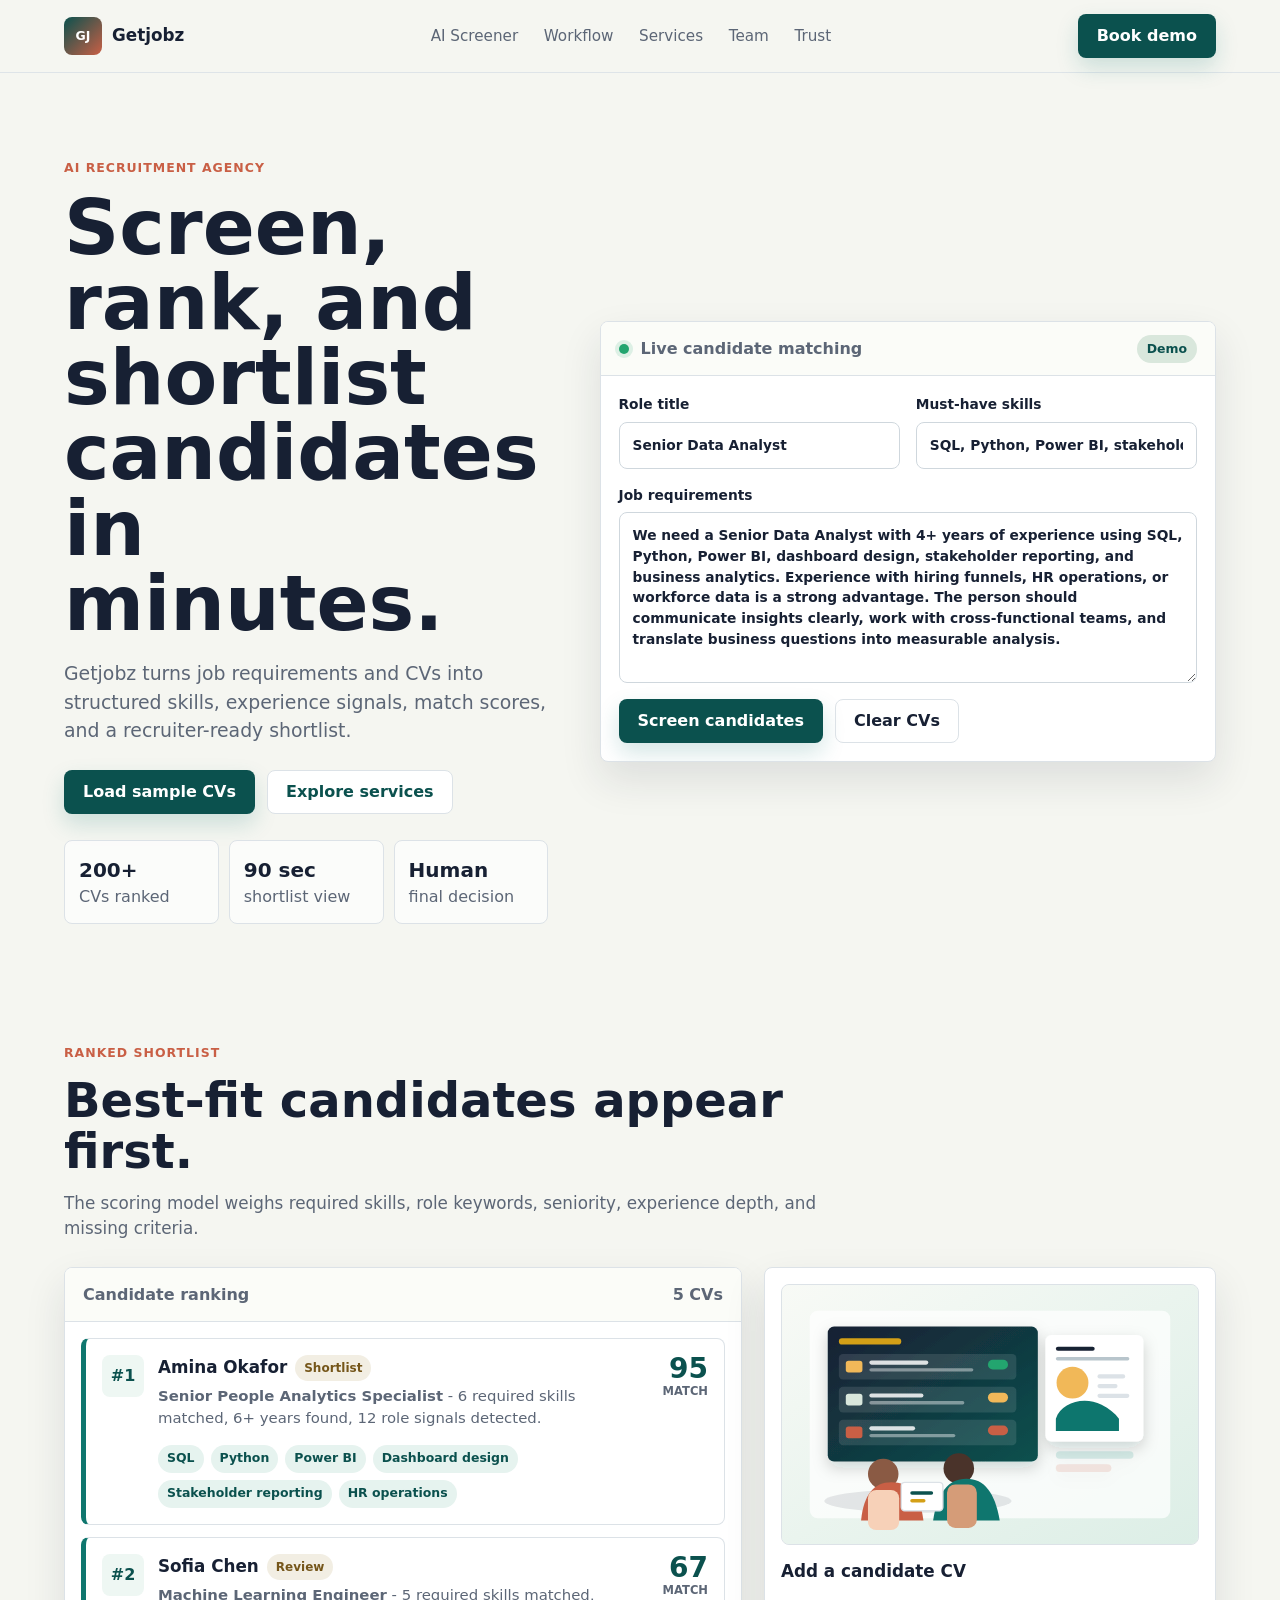
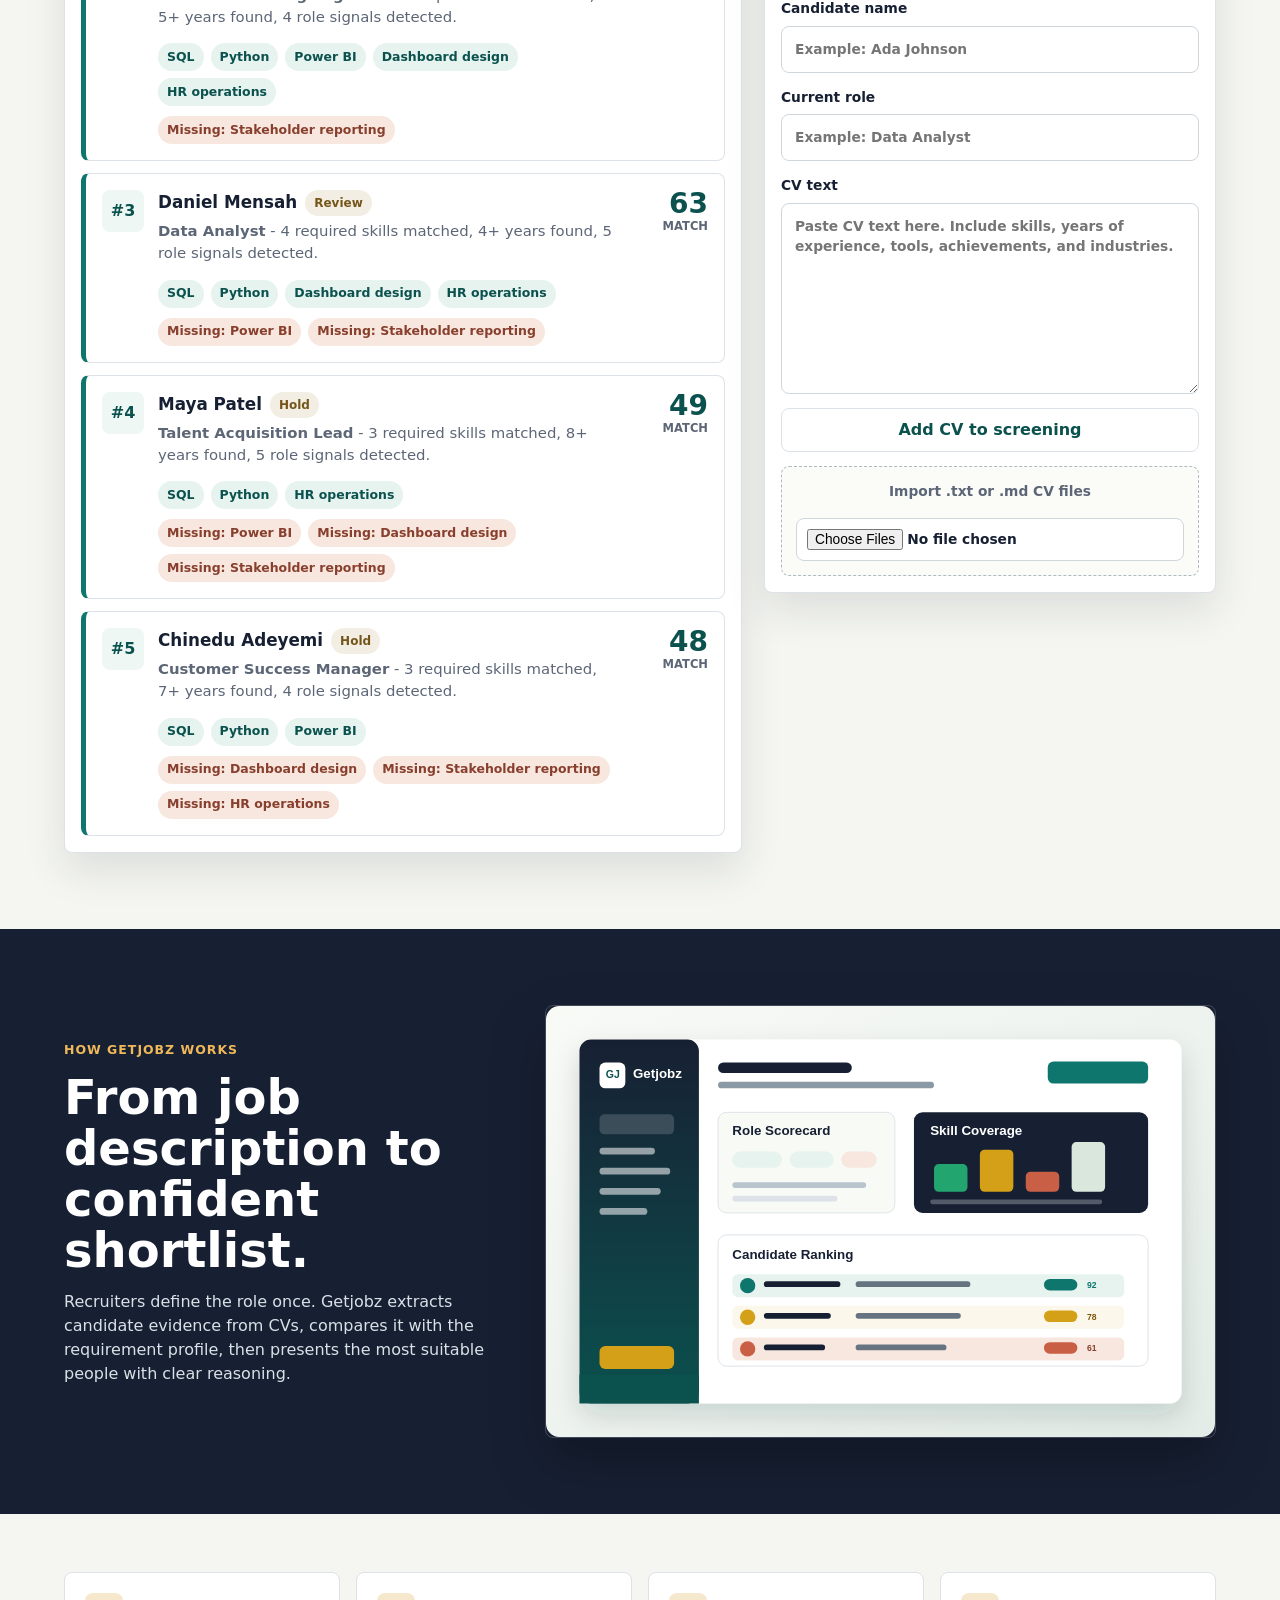
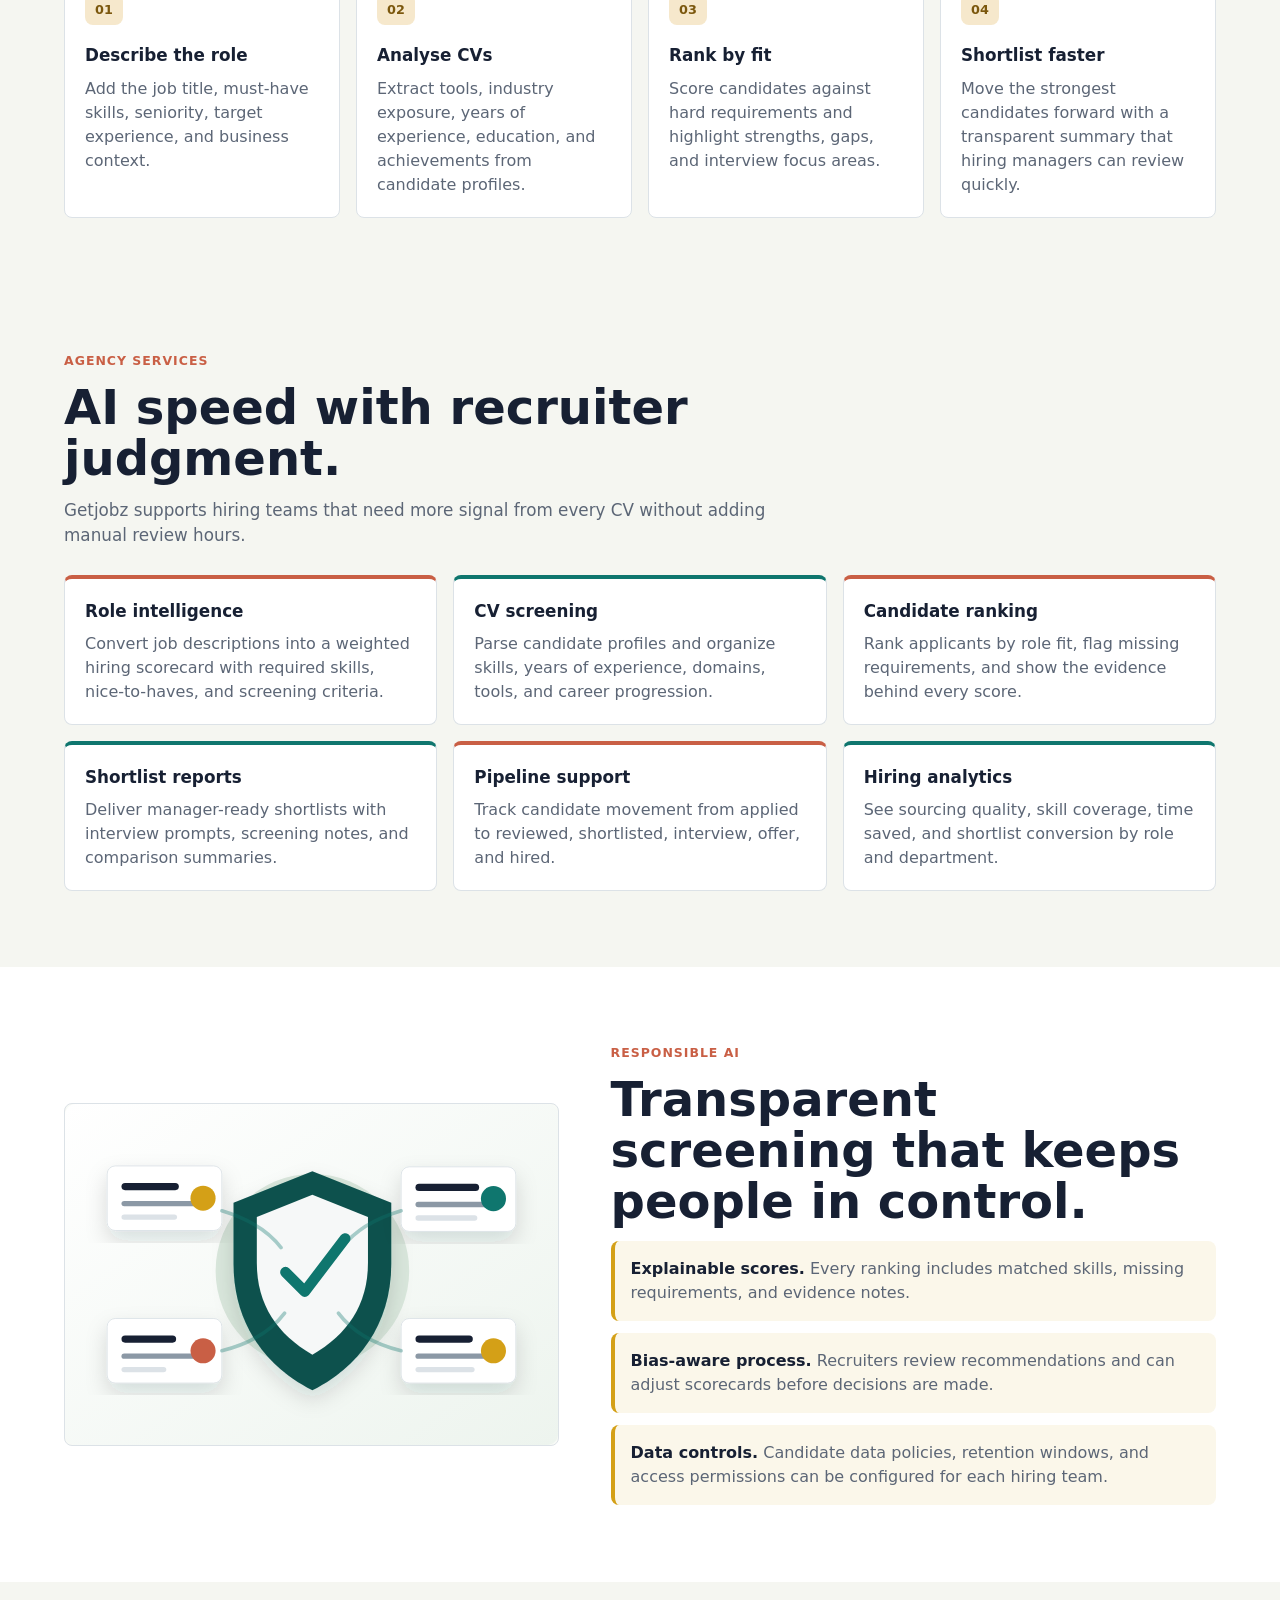
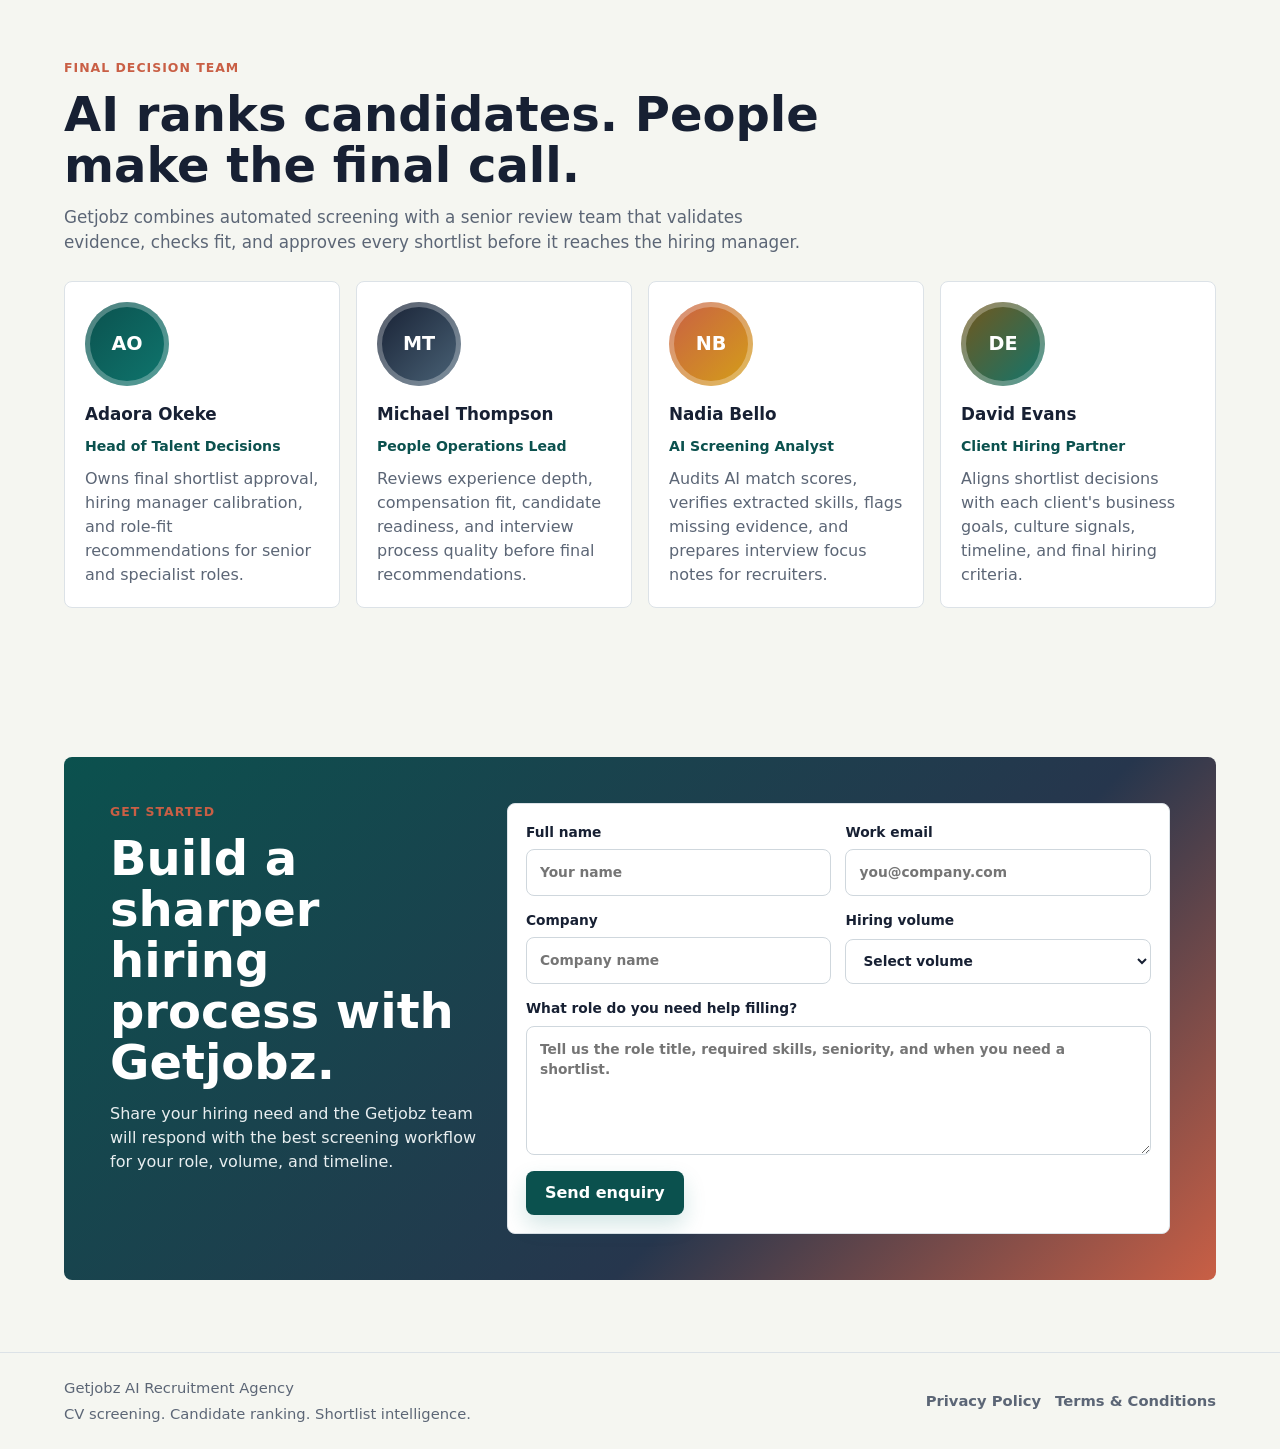
<file: index.html>
<!DOCTYPE html>
<html lang="en">
  <head>
    <meta charset="UTF-8" />
    <meta name="viewport" content="width=device-width, initial-scale=1.0" />
    <title>Getjobz | AI Recruitment Agency</title>
    <meta
      name="description"
      content="Getjobz screens CVs, extracts skills and experience, ranks candidates against job requirements, and gives HR teams a ready shortlist."
    />
    <link rel="stylesheet" href="styles.css" />
  </head>
  <body>
    <header class="site-header">
      <a class="brand" href="#top" aria-label="Getjobz home">
        <span class="brand-mark">GJ</span>
        <span>Getjobz</span>
      </a>
      <nav class="nav-links" aria-label="Primary navigation">
        <a href="#screening">AI Screener</a>
        <a href="#workflow">Workflow</a>
        <a href="#services">Services</a>
        <a href="#team">Team</a>
        <a href="#trust">Trust</a>
      </nav>
      <a class="header-action" href="#contact">Book demo</a>
    </header>

    <main id="top">
      <section class="hero-shell" id="screening">
        <div class="hero-copy">
          <p class="eyebrow">AI Recruitment Agency</p>
          <h1>Screen, rank, and shortlist candidates in minutes.</h1>
          <p class="lead">
            Getjobz turns job requirements and CVs into structured skills,
            experience signals, match scores, and a recruiter-ready shortlist.
          </p>
          <div class="hero-actions">
            <button class="primary-button" type="button" data-load-sample>
              Load sample CVs
            </button>
            <a class="secondary-button" href="#services">Explore services</a>
          </div>
          <div class="metrics-strip" aria-label="Product highlights">
            <span><strong>200+</strong> CVs ranked</span>
            <span><strong>90 sec</strong> shortlist view</span>
            <span><strong>Human</strong> final decision</span>
          </div>
        </div>

        <div class="screening-board" aria-label="AI screening workspace">
          <div class="board-toolbar">
            <span class="status-dot"></span>
            <span>Live candidate matching</span>
            <span class="toolbar-pill">Demo</span>
          </div>
          <form class="screening-form" id="screeningForm">
            <label>
              Role title
              <input
                id="roleTitle"
                type="text"
                value="Senior Data Analyst"
                autocomplete="off"
              />
            </label>
            <label>
              Must-have skills
              <input
                id="mustHave"
                type="text"
                value="SQL, Python, Power BI, stakeholder reporting"
                autocomplete="off"
              />
            </label>
            <label class="wide-field">
              Job requirements
              <textarea id="jobRequirements" rows="7">We need a Senior Data Analyst with 4+ years of experience using SQL, Python, Power BI, dashboard design, stakeholder reporting, and business analytics. Experience with hiring funnels, HR operations, or workforce data is a strong advantage. The person should communicate insights clearly, work with cross-functional teams, and translate business questions into measurable analysis.</textarea>
            </label>
            <div class="form-actions">
              <button class="primary-button" type="submit">Screen candidates</button>
              <button class="ghost-button" type="button" data-clear-candidates>
                Clear CVs
              </button>
            </div>
          </form>
        </div>
      </section>

      <section class="results-section" aria-labelledby="rankedTitle">
        <div class="section-heading">
          <p class="eyebrow">Ranked Shortlist</p>
          <h2 id="rankedTitle">Best-fit candidates appear first.</h2>
          <p>
            The scoring model weighs required skills, role keywords,
            seniority, experience depth, and missing criteria.
          </p>
        </div>
        <div class="results-layout">
          <div class="shortlist-panel">
            <div class="panel-header">
              <span>Candidate ranking</span>
              <strong id="candidateCount">0 CVs</strong>
            </div>
            <div id="candidateResults" class="candidate-results"></div>
          </div>
          <aside class="cv-intake" aria-label="Add candidate CV">
            <img
              src="assets/hero-recruitment.svg"
              alt="Recruitment team reviewing ranked candidates"
              class="intake-image"
            />
            <h3>Add a candidate CV</h3>
            <label>
              Candidate name
              <input id="candidateName" type="text" placeholder="Example: Ada Johnson" />
            </label>
            <label>
              Current role
              <input id="candidateRole" type="text" placeholder="Example: Data Analyst" />
            </label>
            <label>
              CV text
              <textarea
                id="candidateCv"
                rows="8"
                placeholder="Paste CV text here. Include skills, years of experience, tools, achievements, and industries."
              ></textarea>
            </label>
            <button class="secondary-button full-width" type="button" data-add-cv>
              Add CV to screening
            </button>
            <label class="file-drop">
              <span>Import .txt or .md CV files</span>
              <input id="cvFiles" type="file" accept=".txt,.md" multiple />
            </label>
          </aside>
        </div>
      </section>

      <section class="visual-band" id="workflow">
        <div class="visual-copy">
          <p class="eyebrow">How Getjobz Works</p>
          <h2>From job description to confident shortlist.</h2>
          <p>
            Recruiters define the role once. Getjobz extracts candidate
            evidence from CVs, compares it with the requirement profile, then
            presents the most suitable people with clear reasoning.
          </p>
        </div>
        <img
          src="assets/product-dashboard.svg"
          alt="Getjobz product dashboard showing candidate scores and skill matches"
          class="dashboard-image"
        />
      </section>

      <section class="step-grid" aria-label="Getjobz workflow stages">
        <article>
          <span class="step-number">01</span>
          <h3>Describe the role</h3>
          <p>
            Add the job title, must-have skills, seniority, target experience,
            and business context.
          </p>
        </article>
        <article>
          <span class="step-number">02</span>
          <h3>Analyse CVs</h3>
          <p>
            Extract tools, industry exposure, years of experience, education,
            and achievements from candidate profiles.
          </p>
        </article>
        <article>
          <span class="step-number">03</span>
          <h3>Rank by fit</h3>
          <p>
            Score candidates against hard requirements and highlight strengths,
            gaps, and interview focus areas.
          </p>
        </article>
        <article>
          <span class="step-number">04</span>
          <h3>Shortlist faster</h3>
          <p>
            Move the strongest candidates forward with a transparent summary
            that hiring managers can review quickly.
          </p>
        </article>
      </section>

      <section class="services-section" id="services">
        <div class="section-heading">
          <p class="eyebrow">Agency Services</p>
          <h2>AI speed with recruiter judgment.</h2>
          <p>
            Getjobz supports hiring teams that need more signal from every CV
            without adding manual review hours.
          </p>
        </div>
        <div class="service-grid">
          <article>
            <h3>Role intelligence</h3>
            <p>
              Convert job descriptions into a weighted hiring scorecard with
              required skills, nice-to-haves, and screening criteria.
            </p>
          </article>
          <article>
            <h3>CV screening</h3>
            <p>
              Parse candidate profiles and organize skills, years of
              experience, domains, tools, and career progression.
            </p>
          </article>
          <article>
            <h3>Candidate ranking</h3>
            <p>
              Rank applicants by role fit, flag missing requirements, and show
              the evidence behind every score.
            </p>
          </article>
          <article>
            <h3>Shortlist reports</h3>
            <p>
              Deliver manager-ready shortlists with interview prompts,
              screening notes, and comparison summaries.
            </p>
          </article>
          <article>
            <h3>Pipeline support</h3>
            <p>
              Track candidate movement from applied to reviewed, shortlisted,
              interview, offer, and hired.
            </p>
          </article>
          <article>
            <h3>Hiring analytics</h3>
            <p>
              See sourcing quality, skill coverage, time saved, and shortlist
              conversion by role and department.
            </p>
          </article>
        </div>
      </section>

      <section class="trust-section" id="trust">
        <img
          src="assets/compliance-visual.svg"
          alt="Responsible AI hiring controls illustration"
          class="trust-image"
        />
        <div>
          <p class="eyebrow">Responsible AI</p>
          <h2>Transparent screening that keeps people in control.</h2>
          <div class="trust-list">
            <p><strong>Explainable scores.</strong> Every ranking includes matched skills, missing requirements, and evidence notes.</p>
            <p><strong>Bias-aware process.</strong> Recruiters review recommendations and can adjust scorecards before decisions are made.</p>
            <p><strong>Data controls.</strong> Candidate data policies, retention windows, and access permissions can be configured for each hiring team.</p>
          </div>
        </div>
      </section>

      <section class="team-section" id="team">
        <div class="section-heading">
          <p class="eyebrow">Final Decision Team</p>
          <h2>AI ranks candidates. People make the final call.</h2>
          <p>
            Getjobz combines automated screening with a senior review team that
            validates evidence, checks fit, and approves every shortlist before
            it reaches the hiring manager.
          </p>
        </div>
        <div class="team-grid">
          <article class="team-card">
            <div class="member-photo member-one" aria-hidden="true">AO</div>
            <div>
              <h3>Adaora Okeke</h3>
              <p class="member-role">Head of Talent Decisions</p>
              <p>
                Owns final shortlist approval, hiring manager calibration, and
                role-fit recommendations for senior and specialist roles.
              </p>
            </div>
          </article>
          <article class="team-card">
            <div class="member-photo member-two" aria-hidden="true">MT</div>
            <div>
              <h3>Michael Thompson</h3>
              <p class="member-role">People Operations Lead</p>
              <p>
                Reviews experience depth, compensation fit, candidate readiness,
                and interview process quality before final recommendations.
              </p>
            </div>
          </article>
          <article class="team-card">
            <div class="member-photo member-three" aria-hidden="true">NB</div>
            <div>
              <h3>Nadia Bello</h3>
              <p class="member-role">AI Screening Analyst</p>
              <p>
                Audits AI match scores, verifies extracted skills, flags missing
                evidence, and prepares interview focus notes for recruiters.
              </p>
            </div>
          </article>
          <article class="team-card">
            <div class="member-photo member-four" aria-hidden="true">DE</div>
            <div>
              <h3>David Evans</h3>
              <p class="member-role">Client Hiring Partner</p>
              <p>
                Aligns shortlist decisions with each client's business goals,
                culture signals, timeline, and final hiring criteria.
              </p>
            </div>
          </article>
        </div>
      </section>

      <section class="contact-section" id="contact">
        <div class="contact-copy">
          <p class="eyebrow">Get Started</p>
          <h2>Build a sharper hiring process with Getjobz.</h2>
          <p>
            Share your hiring need and the Getjobz team will respond with the
            best screening workflow for your role, volume, and timeline.
          </p>
        </div>
        <form class="contact-form" id="contactForm">
          <div class="contact-form-grid">
            <label>
              Full name
              <input id="contactName" name="name" type="text" placeholder="Your name" required />
            </label>
            <label>
              Work email
              <input id="contactEmail" name="email" type="email" placeholder="you@company.com" required />
            </label>
            <label>
              Company
              <input id="contactCompany" name="company" type="text" placeholder="Company name" required />
            </label>
            <label>
              Hiring volume
              <select id="contactVolume" name="volume" required>
                <option value="">Select volume</option>
                <option>1-3 roles this month</option>
                <option>4-10 roles this month</option>
                <option>10+ roles this month</option>
                <option>Ongoing recruitment support</option>
              </select>
            </label>
            <label class="wide-field">
              What role do you need help filling?
              <textarea
                id="contactMessage"
                name="message"
                rows="5"
                placeholder="Tell us the role title, required skills, seniority, and when you need a shortlist."
                required
              ></textarea>
            </label>
          </div>
          <div class="contact-actions">
            <button class="primary-button" type="submit">Send enquiry</button>
            <p id="contactStatus" class="contact-status" role="status" aria-live="polite"></p>
          </div>
        </form>
      </section>
    </main>

    <footer class="site-footer">
      <div class="footer-meta">
        <span>Getjobz AI Recruitment Agency</span>
        <span>CV screening. Candidate ranking. Shortlist intelligence.</span>
      </div>
      <nav class="footer-links" aria-label="Footer">
        <a href="privacy-policy.html">Privacy Policy</a>
        <a href="terms.html">Terms &amp; Conditions</a>
      </nav>
    </footer>

    <script src="script.js"></script>
  </body>
</html>
</file>
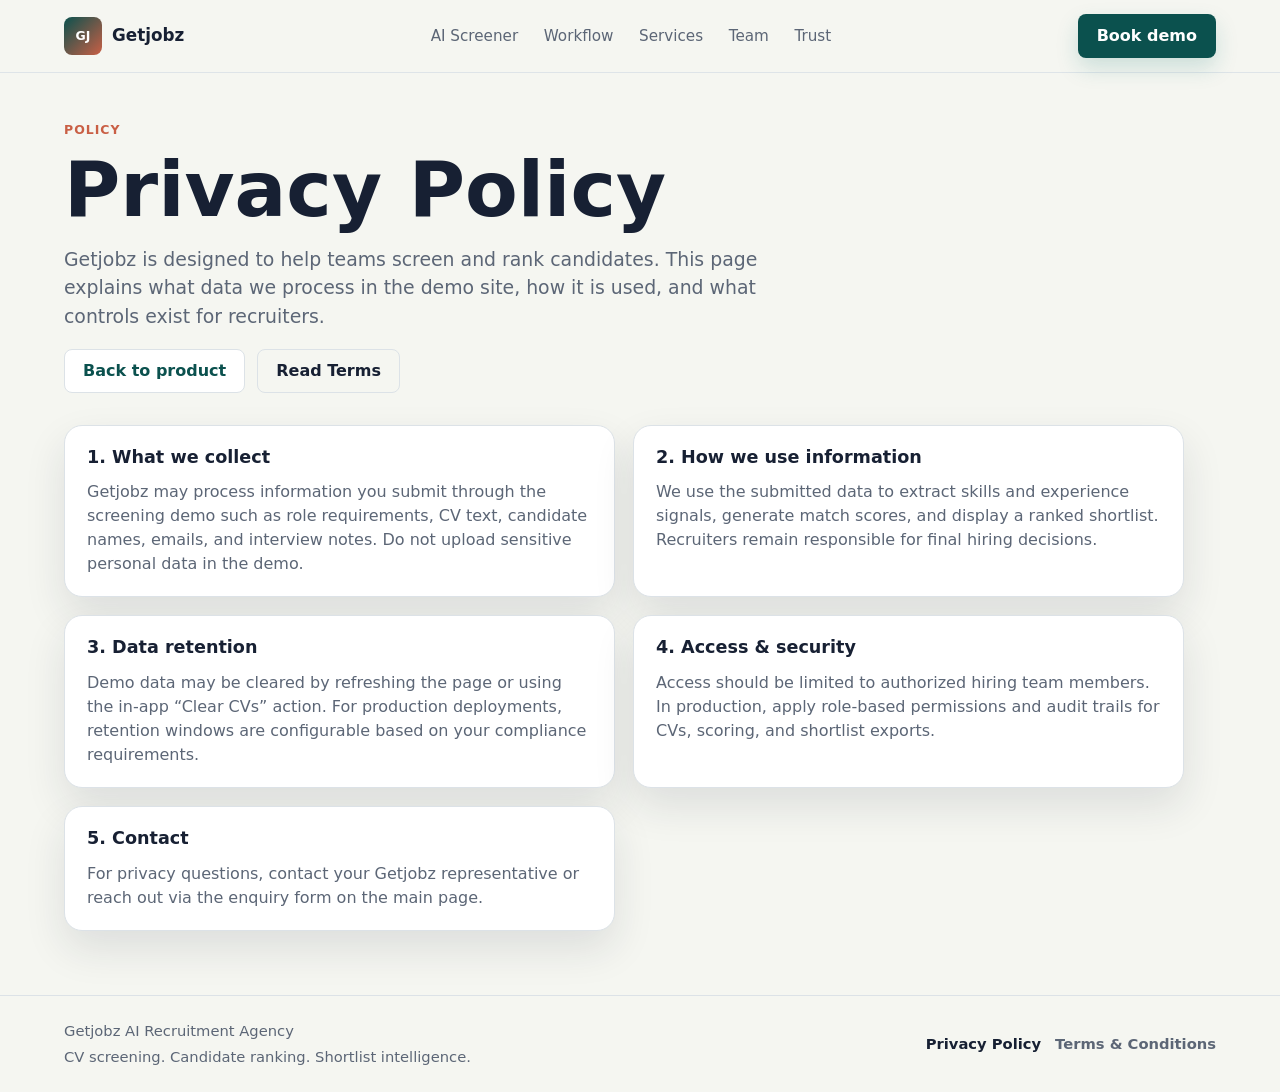
<file: privacy-policy.html>
<!DOCTYPE html>
<html lang="en">
  <head>
    <meta charset="UTF-8" />
    <meta name="viewport" content="width=device-width, initial-scale=1.0" />
    <title>Privacy Policy | Getjobz</title>
    <meta
      name="description"
      content="Privacy Policy for Getjobz AI Recruitment Agency."
    />
    <link rel="stylesheet" href="styles.css" />
  </head>
  <body class="legal-page">
    <header class="site-header">
      <a class="brand" href="index.html#top" aria-label="Getjobz home">
        <span class="brand-mark">GJ</span>
        <span>Getjobz</span>
      </a>
      <nav class="nav-links" aria-label="Primary navigation">
        <a href="index.html#screening">AI Screener</a>
        <a href="index.html#workflow">Workflow</a>
        <a href="index.html#services">Services</a>
        <a href="index.html#team">Team</a>
        <a href="index.html#trust">Trust</a>
      </nav>
      <a class="header-action" href="index.html#contact">Book demo</a>
    </header>

    <main class="legal-shell" id="top">
      <section class="legal-hero" aria-label="Privacy policy overview">
        <p class="eyebrow">Policy</p>
        <h1>Privacy Policy</h1>
        <p class="lead">
          Getjobz is designed to help teams screen and rank candidates. This page
          explains what data we process in the demo site, how it is used, and
          what controls exist for recruiters.
        </p>
        <div class="legal-hero-actions">
          <a class="secondary-button" href="index.html#screening">Back to product</a>
          <a class="ghost-button" href="terms.html">Read Terms</a>
        </div>
      </section>

      <section class="legal-content" aria-label="Privacy policy content">
        <article class="legal-card">
          <h2>1. What we collect</h2>
          <p>
            Getjobz may process information you submit through the screening demo
            such as role requirements, CV text, candidate names, emails, and
            interview notes. Do not upload sensitive personal data in the demo.
          </p>
        </article>

        <article class="legal-card">
          <h2>2. How we use information</h2>
          <p>
            We use the submitted data to extract skills and experience signals,
            generate match scores, and display a ranked shortlist. Recruiters
            remain responsible for final hiring decisions.
          </p>
        </article>

        <article class="legal-card">
          <h2>3. Data retention</h2>
          <p>
            Demo data may be cleared by refreshing the page or using the in-app
            “Clear CVs” action. For production deployments, retention windows
            are configurable based on your compliance requirements.
          </p>
        </article>

        <article class="legal-card">
          <h2>4. Access &amp; security</h2>
          <p>
            Access should be limited to authorized hiring team members. In
            production, apply role-based permissions and audit trails for CVs,
            scoring, and shortlist exports.
          </p>
        </article>

        <article class="legal-card">
          <h2>5. Contact</h2>
          <p>
            For privacy questions, contact your Getjobz representative or reach
            out via the enquiry form on the main page.
          </p>
        </article>
      </section>
    </main>

    <footer class="site-footer">
      <div class="footer-meta">
        <span>Getjobz AI Recruitment Agency</span>
        <span>CV screening. Candidate ranking. Shortlist intelligence.</span>
      </div>
      <nav class="footer-links" aria-label="Footer">
        <a href="privacy-policy.html" aria-current="page">Privacy Policy</a>
        <a href="terms.html">Terms &amp; Conditions</a>
      </nav>
    </footer>
  </body>
</html>
</file>
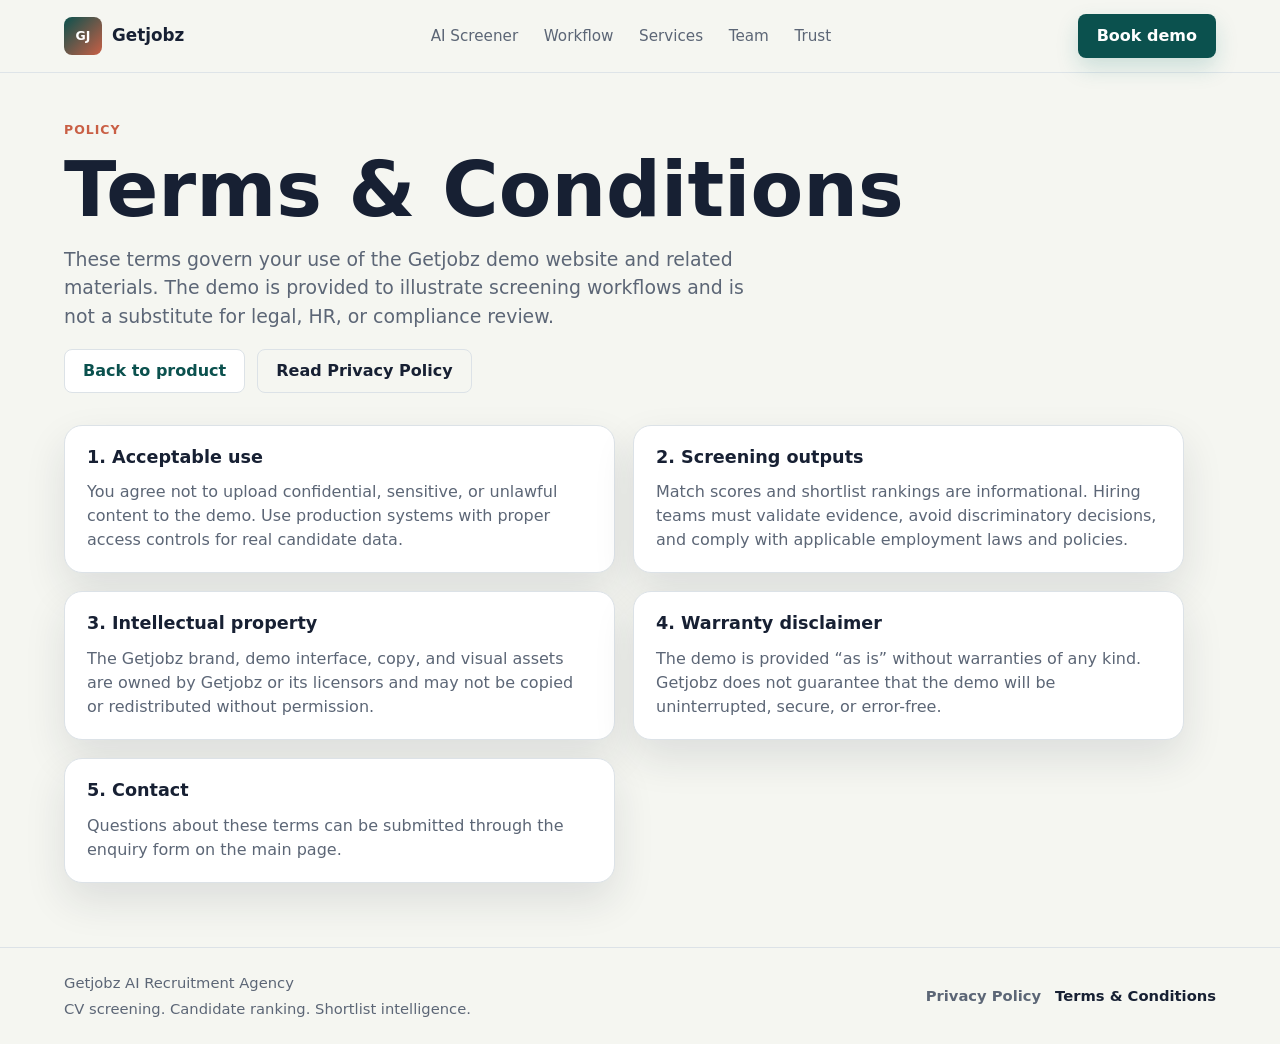
<file: terms.html>
<!DOCTYPE html>
<html lang="en">
  <head>
    <meta charset="UTF-8" />
    <meta name="viewport" content="width=device-width, initial-scale=1.0" />
    <title>Terms &amp; Conditions | Getjobz</title>
    <meta
      name="description"
      content="Terms & Conditions for Getjobz AI Recruitment Agency."
    />
    <link rel="stylesheet" href="styles.css" />
  </head>
  <body class="legal-page">
    <header class="site-header">
      <a class="brand" href="index.html#top" aria-label="Getjobz home">
        <span class="brand-mark">GJ</span>
        <span>Getjobz</span>
      </a>
      <nav class="nav-links" aria-label="Primary navigation">
        <a href="index.html#screening">AI Screener</a>
        <a href="index.html#workflow">Workflow</a>
        <a href="index.html#services">Services</a>
        <a href="index.html#team">Team</a>
        <a href="index.html#trust">Trust</a>
      </nav>
      <a class="header-action" href="index.html#contact">Book demo</a>
    </header>

    <main class="legal-shell" id="top">
      <section class="legal-hero" aria-label="Terms and conditions overview">
        <p class="eyebrow">Policy</p>
        <h1>Terms &amp; Conditions</h1>
        <p class="lead">
          These terms govern your use of the Getjobz demo website and related
          materials. The demo is provided to illustrate screening workflows and
          is not a substitute for legal, HR, or compliance review.
        </p>
        <div class="legal-hero-actions">
          <a class="secondary-button" href="index.html#screening">Back to product</a>
          <a class="ghost-button" href="privacy-policy.html">Read Privacy Policy</a>
        </div>
      </section>

      <section class="legal-content" aria-label="Terms and conditions content">
        <article class="legal-card">
          <h2>1. Acceptable use</h2>
          <p>
            You agree not to upload confidential, sensitive, or unlawful content
            to the demo. Use production systems with proper access controls for
            real candidate data.
          </p>
        </article>

        <article class="legal-card">
          <h2>2. Screening outputs</h2>
          <p>
            Match scores and shortlist rankings are informational. Hiring teams
            must validate evidence, avoid discriminatory decisions, and comply
            with applicable employment laws and policies.
          </p>
        </article>

        <article class="legal-card">
          <h2>3. Intellectual property</h2>
          <p>
            The Getjobz brand, demo interface, copy, and visual assets are owned
            by Getjobz or its licensors and may not be copied or redistributed
            without permission.
          </p>
        </article>

        <article class="legal-card">
          <h2>4. Warranty disclaimer</h2>
          <p>
            The demo is provided “as is” without warranties of any kind. Getjobz
            does not guarantee that the demo will be uninterrupted, secure, or
            error-free.
          </p>
        </article>

        <article class="legal-card">
          <h2>5. Contact</h2>
          <p>
            Questions about these terms can be submitted through the enquiry
            form on the main page.
          </p>
        </article>
      </section>
    </main>

    <footer class="site-footer">
      <div class="footer-meta">
        <span>Getjobz AI Recruitment Agency</span>
        <span>CV screening. Candidate ranking. Shortlist intelligence.</span>
      </div>
      <nav class="footer-links" aria-label="Footer">
        <a href="privacy-policy.html">Privacy Policy</a>
        <a href="terms.html" aria-current="page">Terms &amp; Conditions</a>
      </nav>
    </footer>
  </body>
</html>
</file>
<file: styles.css>
:root {
  --ink: #172033;
  --muted: #5c6676;
  --paper: #f5f6f1;
  --panel: #ffffff;
  --line: #dce2e7;
  --teal: #0f766e;
  --teal-dark: #0b514e;
  --coral: #c95f45;
  --gold: #d4a017;
  --sage: #d9e7dc;
  --shadow: 0 18px 42px rgba(23, 32, 51, 0.11);
  --radius: 8px;
}

* {
  box-sizing: border-box;
}

html {
  scroll-behavior: smooth;
}

body {
  margin: 0;
  font-family: Inter, ui-sans-serif, system-ui, -apple-system, BlinkMacSystemFont,
    "Segoe UI", sans-serif;
  color: var(--ink);
  background: var(--paper);
  line-height: 1.5;
}

img,
svg {
  display: block;
  max-width: 100%;
}

a {
  color: inherit;
  text-decoration: none;
}

button,
input,
select,
textarea {
  font: inherit;
}

button {
  cursor: pointer;
}

.site-header {
  position: sticky;
  top: 0;
  z-index: 20;
  display: flex;
  align-items: center;
  justify-content: space-between;
  gap: 20px;
  min-height: 72px;
  padding: 14px clamp(18px, 5vw, 64px);
  background: rgba(245, 246, 241, 0.94);
  border-bottom: 1px solid rgba(220, 226, 231, 0.9);
  backdrop-filter: blur(14px);
}

.brand {
  display: inline-flex;
  align-items: center;
  gap: 10px;
  min-width: max-content;
  font-weight: 800;
  font-size: 1.05rem;
}

.brand-mark {
  display: grid;
  place-items: center;
  width: 38px;
  height: 38px;
  border-radius: var(--radius);
  color: #fff;
  background: linear-gradient(135deg, var(--teal-dark), var(--coral));
  font-size: 0.78rem;
}

.nav-links {
  display: flex;
  align-items: center;
  justify-content: center;
  gap: clamp(12px, 2vw, 28px);
  color: var(--muted);
  font-size: 0.95rem;
}

.nav-links a {
  padding: 8px 0;
}

.nav-links a:hover {
  color: var(--teal-dark);
}

.header-action,
.primary-button,
.secondary-button,
.ghost-button {
  display: inline-flex;
  align-items: center;
  justify-content: center;
  min-height: 44px;
  border-radius: var(--radius);
  border: 1px solid transparent;
  padding: 0 18px;
  font-weight: 750;
  white-space: nowrap;
  transition: transform 150ms ease, box-shadow 150ms ease, border-color 150ms ease,
    background 150ms ease;
}

.header-action,
.primary-button {
  color: #fff;
  background: var(--teal-dark);
  box-shadow: 0 10px 22px rgba(15, 118, 110, 0.18);
}

.secondary-button {
  color: var(--teal-dark);
  background: #fff;
  border-color: var(--line);
}

.ghost-button {
  color: var(--ink);
  background: transparent;
  border-color: var(--line);
}

.header-action:hover,
.primary-button:hover,
.secondary-button:hover,
.ghost-button:hover {
  transform: translateY(-1px);
  box-shadow: 0 12px 28px rgba(23, 32, 51, 0.12);
}

.hero-shell {
  display: grid;
  grid-template-columns: minmax(0, 0.88fr) minmax(420px, 1.12fr);
  gap: clamp(22px, 4vw, 52px);
  align-items: center;
  padding: clamp(38px, 7vw, 86px) clamp(18px, 5vw, 64px) 44px;
}

.hero-copy {
  max-width: 640px;
}

.eyebrow {
  margin: 0 0 12px;
  color: var(--coral);
  font-size: 0.78rem;
  font-weight: 850;
  letter-spacing: 0.08em;
  text-transform: uppercase;
}

h1,
h2,
h3,
p {
  margin-top: 0;
}

h1 {
  margin-bottom: 18px;
  font-size: clamp(2.35rem, 7vw, 4.8rem);
  line-height: 0.98;
  letter-spacing: 0;
}

h2 {
  margin-bottom: 14px;
  font-size: clamp(1.85rem, 4vw, 3rem);
  line-height: 1.06;
  letter-spacing: 0;
}

h3 {
  margin-bottom: 8px;
  font-size: 1.05rem;
  letter-spacing: 0;
}

.lead {
  max-width: 58ch;
  color: var(--muted);
  font-size: clamp(1.02rem, 2vw, 1.18rem);
}

.hero-actions {
  display: flex;
  flex-wrap: wrap;
  gap: 12px;
  margin: 26px 0;
}

.metrics-strip {
  display: grid;
  grid-template-columns: repeat(3, minmax(0, 1fr));
  gap: 10px;
  max-width: 560px;
}

.metrics-strip span {
  min-height: 76px;
  padding: 14px;
  border: 1px solid var(--line);
  border-radius: var(--radius);
  background: rgba(255, 255, 255, 0.66);
  color: var(--muted);
}

.metrics-strip strong {
  display: block;
  color: var(--ink);
  font-size: 1.25rem;
}

.screening-board,
.shortlist-panel,
.cv-intake,
.step-grid article,
.service-grid article,
.team-card,
.contact-form {
  border: 1px solid var(--line);
  border-radius: var(--radius);
  background: var(--panel);
  box-shadow: var(--shadow);
}

.screening-board {
  overflow: hidden;
}

.board-toolbar,
.panel-header {
  display: flex;
  align-items: center;
  justify-content: space-between;
  gap: 12px;
  min-height: 54px;
  padding: 0 18px;
  border-bottom: 1px solid var(--line);
  background: #fbfcf8;
  color: var(--muted);
  font-weight: 750;
}

.status-dot {
  width: 10px;
  height: 10px;
  border-radius: 50%;
  background: #23a56f;
  box-shadow: 0 0 0 4px rgba(35, 165, 111, 0.14);
}

.toolbar-pill {
  margin-left: auto;
  padding: 5px 10px;
  border-radius: 999px;
  color: var(--teal-dark);
  background: var(--sage);
  font-size: 0.78rem;
}

.screening-form {
  display: grid;
  grid-template-columns: repeat(2, minmax(0, 1fr));
  gap: 16px;
  padding: 18px;
}

label {
  display: grid;
  gap: 7px;
  color: var(--ink);
  font-size: 0.86rem;
  font-weight: 780;
}

input,
select,
textarea {
  width: 100%;
  border: 1px solid #cfd7dd;
  border-radius: var(--radius);
  background: #fff;
  color: var(--ink);
  padding: 12px 13px;
  outline: none;
}

textarea {
  min-height: 144px;
  resize: vertical;
}

input:focus,
select:focus,
textarea:focus {
  border-color: var(--teal);
  box-shadow: 0 0 0 4px rgba(15, 118, 110, 0.1);
}

.wide-field,
.form-actions {
  grid-column: 1 / -1;
}

.form-actions {
  display: flex;
  flex-wrap: wrap;
  gap: 12px;
}

.results-section,
.services-section {
  padding: clamp(36px, 6vw, 76px) clamp(18px, 5vw, 64px);
}

.section-heading {
  max-width: 760px;
  margin-bottom: 26px;
}

.section-heading p:not(.eyebrow) {
  color: var(--muted);
  font-size: 1.05rem;
}

.results-layout {
  display: grid;
  grid-template-columns: minmax(0, 1.2fr) minmax(320px, 0.8fr);
  gap: 22px;
  align-items: start;
}

.shortlist-panel {
  min-height: 620px;
  overflow: hidden;
}

.candidate-results {
  display: grid;
  gap: 12px;
  padding: 16px;
}

.empty-state {
  display: grid;
  place-items: center;
  min-height: 280px;
  padding: 24px;
  color: var(--muted);
  text-align: center;
}

.candidate-card {
  display: grid;
  grid-template-columns: auto minmax(0, 1fr) auto;
  gap: 14px;
  align-items: start;
  padding: 16px;
  border: 1px solid var(--line);
  border-left: 5px solid var(--teal);
  border-radius: var(--radius);
  background: #fff;
}

.rank-badge {
  display: grid;
  place-items: center;
  width: 42px;
  height: 42px;
  border-radius: var(--radius);
  background: #eef7f3;
  color: var(--teal-dark);
  font-weight: 850;
}

.candidate-main {
  min-width: 0;
}

.candidate-title {
  display: flex;
  align-items: center;
  flex-wrap: wrap;
  gap: 8px;
  margin-bottom: 4px;
}

.candidate-title h3 {
  margin: 0;
  overflow-wrap: anywhere;
}

.role-pill {
  border-radius: 999px;
  padding: 4px 9px;
  background: #f2eee3;
  color: #75561a;
  font-size: 0.75rem;
  font-weight: 800;
}

.candidate-summary {
  color: var(--muted);
  font-size: 0.93rem;
}

.skill-list,
.gap-list {
  display: flex;
  flex-wrap: wrap;
  gap: 7px;
  margin-top: 10px;
}

.skill-list span,
.gap-list span {
  display: inline-flex;
  align-items: center;
  min-height: 28px;
  border-radius: 999px;
  padding: 4px 9px;
  font-size: 0.78rem;
  font-weight: 760;
}

.skill-list span {
  color: var(--teal-dark);
  background: #e6f3ef;
}

.gap-list span {
  color: #883f2d;
  background: #f8e7df;
}

.score-block {
  min-width: 76px;
  text-align: right;
}

.score {
  color: var(--teal-dark);
  font-size: 1.75rem;
  font-weight: 900;
  line-height: 1;
}

.score-label {
  color: var(--muted);
  font-size: 0.72rem;
  font-weight: 800;
  text-transform: uppercase;
}

.cv-intake {
  display: grid;
  gap: 14px;
  padding: 16px;
}

.intake-image {
  width: 100%;
  aspect-ratio: 16 / 10;
  object-fit: cover;
  border: 1px solid var(--line);
  border-radius: var(--radius);
  background: #eef3ef;
}

.cv-intake h3 {
  margin: 0;
}

.full-width {
  width: 100%;
}

.file-drop {
  padding: 14px;
  border: 1px dashed #aeb9c2;
  border-radius: var(--radius);
  background: #fbfcf8;
  color: var(--muted);
  text-align: center;
}

.file-drop input {
  margin-top: 10px;
  padding: 10px;
}

.visual-band {
  display: grid;
  grid-template-columns: minmax(0, 0.78fr) minmax(360px, 1.22fr);
  gap: clamp(22px, 4vw, 52px);
  align-items: center;
  padding: clamp(38px, 6vw, 80px) clamp(18px, 5vw, 64px);
  background: #172033;
  color: #fff;
}

.visual-band .eyebrow {
  color: #f1b859;
}

.visual-band p:not(.eyebrow) {
  color: #d9e1e7;
}

.dashboard-image {
  width: 100%;
  border: 1px solid rgba(255, 255, 255, 0.18);
  border-radius: var(--radius);
  box-shadow: 0 24px 54px rgba(0, 0, 0, 0.28);
}

.step-grid,
.service-grid {
  display: grid;
  gap: 16px;
}

.step-grid {
  grid-template-columns: repeat(4, minmax(0, 1fr));
  padding: clamp(32px, 5vw, 58px) clamp(18px, 5vw, 64px);
}

.step-grid article,
.service-grid article {
  box-shadow: none;
  padding: 20px;
}

.step-grid p,
.service-grid p {
  color: var(--muted);
  margin-bottom: 0;
}

.step-number {
  display: inline-grid;
  place-items: center;
  width: 38px;
  height: 32px;
  margin-bottom: 18px;
  border-radius: var(--radius);
  background: #f6e8cc;
  color: #7b570d;
  font-weight: 900;
  font-size: 0.8rem;
}

.service-grid {
  grid-template-columns: repeat(3, minmax(0, 1fr));
}

.service-grid article:nth-child(2n) {
  border-top: 4px solid var(--teal);
}

.service-grid article:nth-child(2n + 1) {
  border-top: 4px solid var(--coral);
}

.trust-section {
  display: grid;
  grid-template-columns: minmax(320px, 0.9fr) minmax(0, 1.1fr);
  gap: clamp(22px, 4vw, 52px);
  align-items: center;
  padding: clamp(38px, 6vw, 80px) clamp(18px, 5vw, 64px);
  background: #fff;
}

.trust-image {
  width: 100%;
  border-radius: var(--radius);
  border: 1px solid var(--line);
  background: #f8faf6;
}

.trust-list {
  display: grid;
  gap: 12px;
  color: var(--muted);
}

.trust-list p {
  margin: 0;
  padding: 16px;
  border-left: 4px solid var(--gold);
  background: #fbf7ea;
  border-radius: var(--radius);
}

.trust-list strong {
  color: var(--ink);
}

.team-section {
  padding: clamp(38px, 6vw, 80px) clamp(18px, 5vw, 64px);
}

.team-grid {
  display: grid;
  grid-template-columns: repeat(4, minmax(0, 1fr));
  gap: 16px;
}

.team-card {
  display: grid;
  gap: 16px;
  align-content: start;
  box-shadow: none;
  padding: 20px;
}

.member-photo {
  display: grid;
  place-items: center;
  width: 84px;
  height: 84px;
  border-radius: 50%;
  color: #fff;
  font-size: 1.2rem;
  font-weight: 900;
  box-shadow: inset 0 0 0 5px rgba(255, 255, 255, 0.28);
}

.member-one {
  background: linear-gradient(135deg, #0b514e, #0f766e);
}

.member-two {
  background: linear-gradient(135deg, #172033, #4b6478);
}

.member-three {
  background: linear-gradient(135deg, #c95f45, #d4a017);
}

.member-four {
  background: linear-gradient(135deg, #75561a, #0f766e);
}

.member-role {
  margin-bottom: 10px;
  color: var(--teal-dark);
  font-size: 0.88rem;
  font-weight: 850;
}

.team-card p:last-child {
  margin-bottom: 0;
  color: var(--muted);
}

.contact-section {
  display: grid;
  grid-template-columns: minmax(0, 0.72fr) minmax(360px, 1.28fr);
  gap: 24px;
  align-items: start;
  margin: clamp(32px, 6vw, 72px) clamp(18px, 5vw, 64px);
  padding: clamp(26px, 5vw, 46px);
  border-radius: var(--radius);
  color: #fff;
  background: linear-gradient(135deg, var(--teal-dark), #26364d 64%, var(--coral));
}

.contact-section p:not(.eyebrow) {
  max-width: 660px;
  color: #e8eef0;
}

.contact-form {
  padding: 18px;
  box-shadow: none;
}

.contact-form-grid {
  display: grid;
  grid-template-columns: repeat(2, minmax(0, 1fr));
  gap: 14px;
}

.contact-form textarea {
  min-height: 118px;
}

.contact-actions {
  display: flex;
  align-items: center;
  gap: 14px;
  margin-top: 16px;
}

.contact-section .primary-button {
  color: var(--teal-dark);
  background: #fff;
}

.contact-form .primary-button {
  color: #fff;
  background: var(--teal-dark);
}

.contact-status {
  margin: 0;
  color: var(--teal-dark);
  font-size: 0.9rem;
  font-weight: 780;
}

.site-footer {
  display: flex;
  flex-wrap: wrap;
  justify-content: space-between;
  gap: 12px;
  padding: 24px clamp(18px, 5vw, 64px);
  border-top: 1px solid var(--line);
  color: var(--muted);
  font-size: 0.92rem;
}

.footer-meta {
  display: grid;
  gap: 4px;
}

.footer-links {
  display: flex;
  align-items: center;
  gap: 14px;
}

.footer-links a {
  color: var(--muted);
  font-weight: 700;
  text-decoration: none;
}

.footer-links a:hover {
  color: var(--ink);
  text-decoration: underline;
}

.footer-links a[aria-current="page"] {
  color: var(--ink);
}

.legal-shell {
  padding: 48px clamp(18px, 5vw, 64px) 64px;
}

.legal-hero {
  max-width: 920px;
}

.legal-hero-actions {
  display: flex;
  flex-wrap: wrap;
  gap: 12px;
  margin-top: 18px;
}

.legal-content {
  display: grid;
  grid-template-columns: repeat(2, minmax(0, 1fr));
  gap: 18px;
  margin-top: 32px;
  max-width: 1120px;
}

.legal-card {
  padding: 22px 22px 20px;
  border-radius: 18px;
  border: 1px solid var(--line);
  background: #fff;
  box-shadow: var(--shadow);
}

.legal-card h2 {
  margin-top: 0;
  font-size: 1.1rem;
}

.legal-card p {
  margin-bottom: 0;
  color: var(--muted);
}

@media (max-width: 1080px) {
  .hero-shell,
  .results-layout,
  .visual-band,
  .trust-section,
  .contact-section {
    grid-template-columns: 1fr;
  }

  .legal-content {
    grid-template-columns: 1fr;
  }

  .screening-board {
    max-width: none;
  }

  .step-grid,
  .service-grid,
  .team-grid {
    grid-template-columns: repeat(2, minmax(0, 1fr));
  }
}

@media (max-width: 760px) {
  .site-header {
    align-items: flex-start;
    flex-wrap: wrap;
  }

  .nav-links {
    order: 3;
    width: 100%;
    justify-content: flex-start;
    overflow-x: auto;
    padding-bottom: 3px;
  }

  .hero-shell {
    padding-top: 30px;
  }

  h1 {
    font-size: clamp(2.2rem, 15vw, 3.2rem);
  }

  .metrics-strip,
  .screening-form,
  .contact-form-grid,
  .step-grid,
  .service-grid,
  .team-grid {
    grid-template-columns: 1fr;
  }

  .candidate-card {
    grid-template-columns: auto minmax(0, 1fr);
  }

  .score-block {
    grid-column: 1 / -1;
    text-align: left;
  }

  .contact-section {
    align-items: stretch;
  }

  .contact-actions {
    align-items: stretch;
    flex-direction: column;
  }

  .contact-section .primary-button,
  .contact-form .primary-button {
    width: 100%;
  }
}

@media (max-width: 480px) {
  .header-action {
    width: 100%;
  }

  .hero-actions,
  .form-actions {
    flex-direction: column;
  }

  .hero-actions > *,
  .form-actions > * {
    width: 100%;
  }

  .board-toolbar,
  .panel-header {
    align-items: flex-start;
    flex-direction: column;
    padding: 14px 16px;
  }
}
</file>
